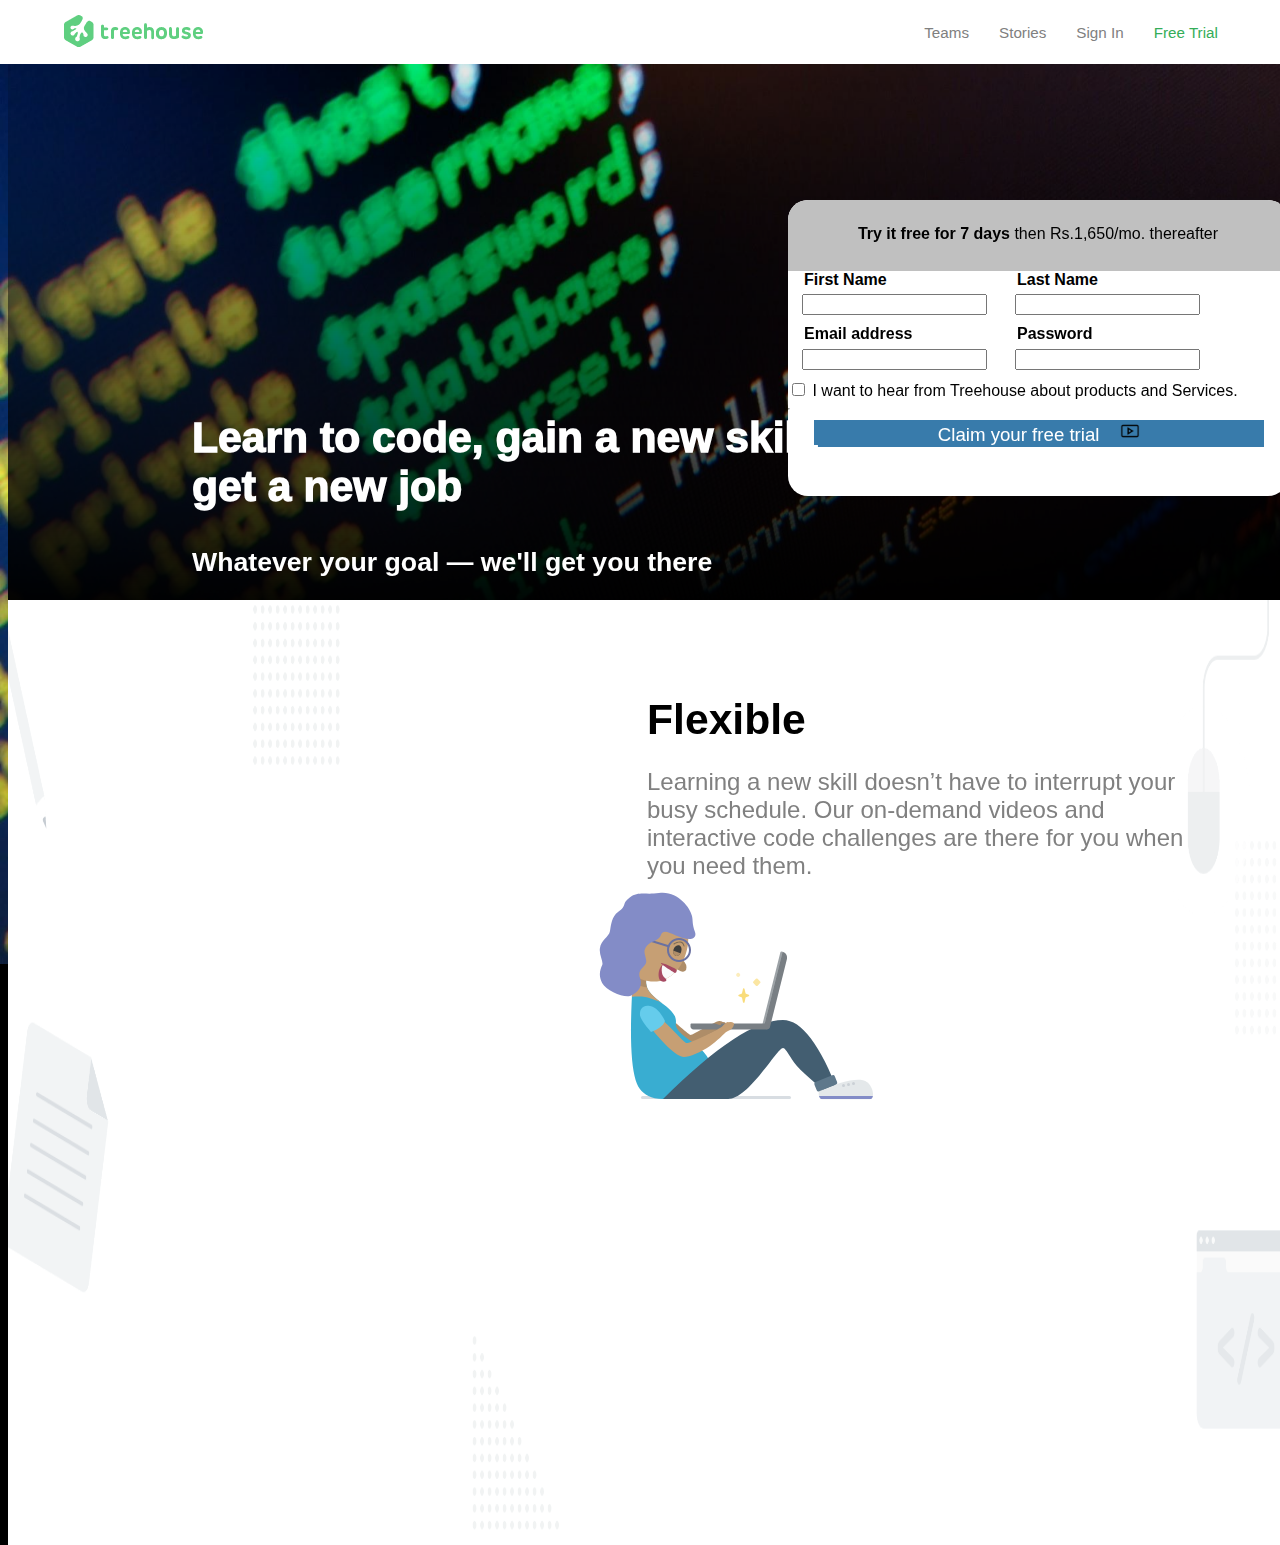
<file: index.htm>
<!DOCTYPE html>
<html>
<head>
    <title>Start Learning at Treehouse for Free</title>
    <link rel="favorite icon" href="favicon.png">
    <link rel="stylesheet" href="style.css">
    <meta name="viewport" content="width=device-width; initial-scale=1.0">
</head>
<body>
    <div id="header">
        <a id="header_logo" href="#"><img src="logo.png"></a>
        <a class="header_box" href="#">Teams</a>
        <a class="header_box" href="#">Stories</a>
        <a class="header_box" href="#">Sign In</a>
        <a class="header_box" id="header_trial" href="#">Free Trial</a>
    </div>
    <img src="back.jpg" id="bkgnd">
    <div id="firstdata">
    <div id="reg">
        <form action="#" method="POST" id="f">
            <div id="f0"><b>Try it free for 7 days</b> then Rs.1,650/mo. thereafter</div>
            <div><fieldset id="f1">
                <legend><b>First Name</b></legend>
                <input type="text" name="fn">
            </fieldset>
            <fieldset id="f1">
                <legend><b>Last Name</b></legend>
                <input type="text" name="ln">
            </fieldset></div>
            <div><fieldset id="f3">
                <legend><b>Email address</b></legend>
                <input type="email" name="mail">
            </fieldset>
            <fieldset id="f4">
                <legend><b>Password</b></legend>
                <input type="password" name="pwd">
            </fieldset></div>
            <br><br><br>
            <div id="f5">
                <input type="checkbox" name="chk"> I want to hear from Treehouse about products and Services.
            </div>
            <br><br><br><hr>
            <div>
                <button id="f6">Claim your free trial &nbsp &nbsp<img src="[data-uri]"></button>
            </div>
        </form>
    </div>
    <div id="taglines">
        <h2>Learn to code, gain a new skill, <br> get a new job</h>
        <h3>Whatever your goal &#8212 we'll get you there</h3>
        <table>
            <tr>
                <td><h3>300+</h3> &nbsp &nbsp &nbsp <span> &nbsp &nbsp &nbsp courses</span></td>
                <td><h3>278</h3>  &nbsp &nbsp &nbsp <span> &nbsp &nbsp &nbsp workshops</span></td>
                <td><h3>23</h3>  &nbsp &nbsp &nbsp <span> &nbsp &nbsp &nbsp topics</span></td>
                <td><h3>50k+</h3>  &nbsp &nbsp &nbsp <span> &nbsp &nbsp &nbsp students</span></td>
            </tr>
        </table>
    </div>
    </div>    
    <div id="seconddata">
         <iframe id="video" width="551" height="413" src="https://www.youtube.com/embed/71-uz9FGxxk" frameborder="0" allow="autoplay; encrypted-media" allowfullscreen></iframe>
         <div id="coder_img">
            <svg xmlns="http://www.w3.org/2000/svg" xmlns:xlink="http://www.w3.org/1999/xlink" width="274" height="208" viewBox="0 0 274 208">
  <defs>
    <path id="coder-a" d="M96.1032258,5.23056509 C100.107527,67.1114398 97.7716846,103.707656 89.0956989,115.019214 C85.0221554,120.33021 78.083871,125 66.0709677,125 C66.0709677,125 44.0473118,125 0,125 L17.0182796,97.0537985 C17.1718353,86.7662293 24.1793622,76.7854431 38.0408602,67.1114398 C50.412812,58.4769977 52,55 53,52 C53.7276655,49.8170035 52,48 54.0602151,42.1633169 C61.0677419,28.1902162 88.0946237,22.1979017 82.088172,2.23632922 C80.9534843,-1.53464129 85.6251689,-0.536562663 96.1032258,5.23056509 Z"></path>
    <path id="coder-c" d="M4,20.2352941 C-1.83933518,20.2352941 1,3.23529412 11,1.23529412 C21,-0.764705882 36,4 55,12.2352941 C56,14 55,20.2352941 52,20.2352941 C49,20.2352941 6,20.2352941 4,20.2352941 Z"></path>
    <path id="coder-e" d="M33.9865057,80.7614202 C55.4865057,80.7614202 66.9593944,61.3493198 66.9593944,39.5340722 C66.9593944,17.7188246 51.9609335,0.0340721689 33.4593944,0.0340721689 C14.9578553,0.0340721689 0.95939437,17.7188246 0.95939437,39.5340722 C0.95939437,61.3493198 12.4865057,80.7614202 33.9865057,80.7614202 Z"></path>
    <ellipse id="coder-g" cx="4.072" cy="5.749" rx="4" ry="5.5"></ellipse>
  </defs>
  <g fill="none" fill-rule="evenodd" transform="matrix(-1 0 0 1 275 -10)">
    <rect width="150" height="3" x="83" y="214" fill="#D8DDE2" rx="1.5" transform="matrix(-1 0 0 1 316 0)"></rect>
    <path fill="#AE8D68" d="M220.546398,121 C197.091327,142.333333 184.697124,153 183.363791,153 C181.363791,153 158,139 155,139 C152,139 152,140 151,140 C145.254882,140 149,146 153,147 C157,148 181,162 186,161 C189.333333,160.333333 200.848799,151 220.546398,133 L220.546398,121 Z"></path>
    <g transform="translate(145 92)">
      <mask id="coder-b" fill="#fff">
        <use xlink:href="#coder-a"></use>
      </mask>
      <use fill="#39ADD1" xlink:href="#coder-a"></use>
      <path fill="#C69F74" d="M77,7 C77,7 97,2 98,2 C98.6666667,2 98.6666667,9 98,23 C92.6666667,22.3333333 88,22.3333333 84,23 C80,23.6666667 73.3333333,26 64,30 C72.6666667,14.6666667 77,7 77,7 Z" mask="url(#coder-b)"></path>
      <path fill="#8E7558" d="M72,4 L97,-2 L97,9 C85,13.6666667 76.6666667,15 72,13 C69.3379167,11.8591071 69.3379167,8.85910714 72,4 Z" mask="url(#coder-b)" opacity=".416"></path>
    </g>
    <path fill="#435E71" d="M211,217 C157.91507,164.333333 117.91507,138 91,138 C72.3333333,138 53.6666667,162.666667 35,212 L45,212 C65,196.666667 77.3333333,185.166667 82,177.5 C86.0425178,170.858721 89,166 91,166 C97,166 125,217 146,217 C179.221905,217 200.888571,217 211,217 Z"></path>
    <g transform="translate(0 197)">
      <mask id="coder-d" fill="#fff">
        <use xlink:href="#coder-c"></use>
      </mask>
      <use fill="#E4E8EA" xlink:href="#coder-c"></use>
      <rect width="54" height="3" x="1" y="17" fill="#838CC7" mask="url(#coder-d)"></rect>
      <circle cx="20.5" cy="4.5" r="1.5" fill="#C6CCD2" mask="url(#coder-d)" opacity=".832"></circle>
      <circle cx="25.5" cy="5.5" r="1.5" fill="#C6CCD2" mask="url(#coder-d)" opacity=".832"></circle>
      <circle cx="30.5" cy="6.5" r="1.5" fill="#C6CCD2" mask="url(#coder-d)" opacity=".832"></circle>
    </g>
    <g transform="rotate(-14 332.908 -313.006)">
      <polygon fill="#9CA2A6" points="5.528 .1 6.498 .342 6.545 74.558 5.333 75.286"></polygon>
      <path fill="#797F84" d="M6,-2.84217094e-14 L6,76 C6,77.6568542 4.65685425,79 3,79 L3,79 C1.34314575,79 -2.41183085e-16,77.6568542 -4.4408921e-16,76 L0,6 C-4.05812251e-16,2.6862915 2.6862915,-2.78129911e-14 6,-2.84217094e-14 Z"></path>
      <path fill="#9CA2A6" d="M6,-7.10542736e-14 L7,-7.10542736e-14 C7.55228475,-7.11557266e-14 8,0.44771525 8,1 L8,78 C8,78.5522847 7.55228475,79 7,79 L7,79 C6.44771525,79 6,78.5522847 6,78 L6,-7.10542736e-14 Z"></path>
    </g>
    <path fill="#797F84" d="M144,105 L144,105 C145.656854,105 147,106.343146 147,108 L147,183 C147,183.552285 146.552285,184 146,184 L144,184 C142.343146,184 141,182.656854 141,181 L141,108 C141,106.343146 142.343146,105 144,105 Z" transform="rotate(-90 144 144.5)"></path>
    <ellipse cx="193.5" cy="83" fill="#AE8D68" rx="7.5" ry="5" transform="rotate(-54 193.5 83)"></ellipse>
    <g transform="translate(140)">
      <g transform="rotate(-10 109.577 -173.803)">
        <g transform="translate(5 10)">
          <mask id="coder-f" fill="#fff">
            <use xlink:href="#coder-e"></use>
          </mask>
          <use fill="#C69F74" xlink:href="#coder-e"></use>
          <path fill="#F9FAFA" d="M8.85929533,67.7781083 L22.1664084,61.4149657 C23.8104253,67.4480039 22.6717979,71.9858906 18.7505261,75.0286261 C14.8292544,78.0713616 11.5321775,75.6545223 8.85929533,67.7781083 Z" mask="url(#coder-f)"></path>
        </g>
        <polygon fill="#6A71A1" fill-rule="nonzero" points="24.546 55.948 24.026 54.017 51.957 46.497 52.477 48.428" transform="rotate(8 38.251 51.222)"></polygon>
        <path fill="#838CC7" d="M4.91780349,42.1062711 C2.40158721,41.6625943 -1.36454756,38.7041478 1.20930197,34.344376 C5.55291065,26.9868585 4.94209607,24.1083964 6.94209607,19.1083964 C10.1958545,10.9740004 25.8976979,-3.55395449 43.43466,2.18820799 C56.8746722,6.58889798 63.9537473,3.75051636 71.450486,11.6851202 C78.9472247,19.619724 71.8799222,19.3889945 80.5124625,28.0191306 C85.7960786,33.3012752 85.1486905,42.0371686 85.0916092,48.1196633 C85.0341599,54.2413698 92.5219022,58.5325257 92.0179037,67.1496141 C91.5821626,74.5996736 85.8947892,79.2397964 86.8947892,83.2397964 C87.8947892,87.2397964 89.2687824,93.5349826 83.8166079,100.69703 C78.3644334,107.859077 59.6698727,111.670708 54.1083225,108.659204 C48.5467724,105.647699 42.1478187,98.0688428 47.3859122,89.1961824 C51.7295209,81.8386649 45.0840473,78.6578875 44.0817884,73.382177 C43.3738079,69.6554953 48.7726934,64.055044 47.4976706,59.7685166 C44.3101136,49.0521982 35.7370589,51.6022438 34.1503742,42.7230105 C32.5636896,33.8437771 17.7203043,44.3636974 4.91780349,42.1062711 Z"></path>
      </g>
      <path fill="#C69F74" d="M92,135 C71.3333333,161.666667 57.3333333,175 50,175 C44.6927191,175 32.8053024,170.289502 24,164 C17,159 9.64134475,151.681429 9,151 C8.26043391,150.214211 6,149 4,148 C0.835561754,146.417781 -1.74008505e-14,142.612238 0,142 C2.83577153e-14,141 1,140 3,140 C5,140 6.24957984,140.74986 7,141 C8.63761705,141.545872 10.3140329,143.941896 14,146 C15.0506467,146.586641 17.6691167,148.334558 19,149 C25,152 45,162 48,161 C51,160 84,122 89,125 C92.3333333,127 93.3333333,130.333333 92,135 Z"></path>
      <path fill="#65CCEC" d="M69,139 C69.6666667,141.17863 71.3333333,143.267945 74,145.267945 C76.6666667,147.267945 79.6666667,148.845297 83,150 C89.9457287,142.075335 93.6123954,136.497984 94,133.267945 C94.5814069,128.422887 92.227173,122.417851 84,124 C78.515218,125.054766 73.515218,130.054766 69,139 Z"></path>
    </g>
    <g transform="rotate(-20 278.397 -508.91)">
      <mask id="coder-h" fill="#fff">
        <use xlink:href="#coder-g"></use>
      </mask>
      <use fill="#3D3D3D" xlink:href="#coder-g"></use>
      <polygon fill="#AE8D68" points="-3.27 7.189 11.763 7.189 4.247 18.189" mask="url(#coder-h)"></polygon>
    </g>
    <path fill="#A74A63" d="M198.168697,89.6923904 C197.246721,89.6923904 195.605434,87.156709 198.703143,85.5600359 C201.800851,83.9633627 213.254758,81.7100786 213.819568,82.5474445 C214.610386,83.7198807 198.168697,89.6923904 198.168697,89.6923904 Z" transform="rotate(-11 205.374 86.03)"></path>
    <path fill="#3D3D3D" fill-rule="nonzero" d="M190.485071,64.1212678 C190.418097,64.3891653 190.14663,64.5520456 189.878732,64.4850713 C189.610835,64.4180969 189.447954,64.1466296 189.514929,63.8787322 C190.232289,61.009292 191.741581,59.5 194,59.5 C196.103948,59.5 198.198828,60.1982935 200.27735,61.5839749 C200.507114,61.7371511 200.569201,62.0475858 200.416025,62.2773501 C200.262849,62.5071144 199.952414,62.5692014 199.72265,62.4160251 C197.801172,61.1350398 195.896052,60.5 194,60.5 C192.258419,60.5 191.101045,61.6573747 190.485071,64.1212678 Z" opacity=".55"></path>
    <path fill="#6A71A1" fill-rule="nonzero" d="M195,80 C188.372583,80 183,74.627417 183,68 C183,61.372583 188.372583,56 195,56 C201.627417,56 207,61.372583 207,68 C207,74.627417 201.627417,80 195,80 Z M195,78 C200.522847,78 205,73.5228475 205,68 C205,62.4771525 200.522847,58 195,58 C189.477153,58 185,62.4771525 185,68 C185,73.5228475 189.477153,78 195,78 Z"></path>
    <rect width="22" height="10" x="37.214" y="196.331" fill="#5E788B" rx="2" transform="rotate(22 48.214 201.33)"></rect>
    <path fill="#A74A63" d="M211,82 C212.333333,84.6666667 212.666667,87.6666667 212,91 C211.390532,94.0473391 209.944702,95.0552978 209,96 C208,97 207,98 208,99 C208.931223,99.9312234 211.488173,100 213,99 C215.637858,97.2551848 215.779174,92.1166953 215,89 C214.333333,86.3333333 213,84 211,82 Z"></path>
    <path fill="#C69F74" d="M151.577639,145.528199 C149.465252,141.818746 147.750599,139.85973 146.433682,139.651151 C145.502284,139.503632 145.271474,140.319293 145.289559,140.482404 C145.372702,141.232292 146.808066,142.67155 149.595653,144.800179 L151.577639,145.528199 Z" transform="rotate(-9 148.433 142.58)"></path>
    <path fill="#AE8D68" d="M159,141 C156.958333,142.333333 155.291667,143 154,143 C152.0625,143 153,141 154,141 C155,141 154.265023,140.730105 156,141 C156.661205,141.102858 157.661205,141.102858 159,141 Z"></path>
    <g fill="#F9DC7A" transform="translate(113 90)">
      <path d="M16.8339985,26.397471 L14.2760182,27.6167365 C13.8721953,27.8092194 13.388794,27.6378944 13.1963111,27.2340715 C13.0912003,27.0135524 13.0912271,26.7573734 13.1963841,26.5368763 L14.4156755,23.9802199 C14.5355228,23.7289196 14.5179076,23.4336796 14.3690298,23.1984125 L12.0051967,19.4629184 C11.7659838,19.0848975 11.8785099,18.5845307 12.2565308,18.3453178 C12.5209711,18.1779791 12.8581496,18.177938 13.1226306,18.3452123 L16.8597286,20.7087862 C17.0949217,20.857537 17.3900086,20.875138 17.6412162,20.7553995 L20.1991965,19.536134 C20.6030194,19.3436511 21.0864207,19.5149761 21.2789036,19.918799 C21.3840144,20.1393182 21.3839876,20.3954971 21.2788306,20.6159942 L20.0595391,23.1726506 C19.9396919,23.4239509 19.9573071,23.719191 20.1061849,23.954458 L22.470018,27.6899521 C22.7092309,28.067973 22.5967048,28.5683398 22.2186839,28.8075527 C21.9542436,28.9748914 21.6170651,28.9749325 21.3525841,28.8076582 L17.6154861,26.4440843 C17.380293,26.2953335 17.0852061,26.2777325 16.8339985,26.397471 Z" transform="rotate(45 17.238 23.576)"></path>
      <rect width="4" height="4" x="20.828" y=".828" opacity=".5" rx="2" transform="rotate(-45 22.828 2.828)"></rect>
      <rect width="6" height="6" x="1.243" y="7.243" opacity=".7" rx="1.215" transform="rotate(-45 4.243 10.243)"></rect>
    </g>
  </g>
</svg>
    </div>
         <div id="flexible">
            <h3>Flexible</h3>
            <p>Learning a new skill doesn’t have to interrupt your <br>busy schedule. Our on-demand videos and <br>interactive code challenges are there for you when <br>you need them.</p>
         </div>
    </div>
    
    
    
    
    
    
    
    
    
    
    
    
    
    
    
    <script src="script.js"></script>
    <script>for (var i = 0; i < 1000; i++){ document.getElementById("test").innerHTML += "Lorel Ipsum<br>";}</script>
</body>
</html>
</file>
<file: style.css>
body{
    background-color: black;
    font-family: Helvetica;    
}

#header{
    background-color: white;
    width: 100vw;
    height: 5vw;
    margin-top: 0vw;
    z-index: 9;
    position: fixed;
    top: 0vw;
    left: 0vw;
    padding-top: auto;
}

#header_logo{
    margin-left: 5vw;
    margin-right: 55vw;
    position: relative;
    top: 1.2vw;
}

#h{
    z-index: 1;
    position: absolute;
    top: 0px;
}

.header_box{
    color: grey;
    font-style: bold;
    text-decoration-line: none;
    font-weight: 500;
    font-size: 0.95rem;
    margin-left: 1vw;
    margin-right: 1vw;
    position: relative;
    top: 0.5vw;
    transition: color 300ms ease;
    transition: border 500ms ease;
}
.header_box:hover{
    color: black;
}

#header_trial{
    color: rgb(52, 173, 88);
    transition: color 500ms ease;
}
#header_trial:hover{
    color: #0b6b27;
}

.header_box1{
    border-width: 1px;
    border-color: rgb(52, 173, 88);
    border-style: solid;
    padding: 0.5vw 0.5vw 0.5vw 0.5vw;
    font-style: bold;
    text-decoration-line: none;
    font-weight: 500;
    font-size: 0.95rem;
    margin-left: 1vw;
    margin-right: 1vw;
    position: relative;
    top: 0.5vw;
    transition: color 300ms ease;
    transition: background-color 300ms ease. border 300ms ease;
}
.header_box1:hover{
    color: white !important;
    background-color: rgb(52, 173, 88);
}

#bkgnd{
    z-index: -20;
    width: 100vw;
    height: 100vh;
    position: fixed;
    top: 5vw;
    left: 0vw;
    margin: 0px 0px 0px 0px;
    padding: 0px 0px 0px 0px;
}

#reg{
    position: absolute;
    top: 20vh;
    left: 60vw;
    height: 370px;
    width: 500px;
    border-radius: 20px;
    padding: 20px;
    border-collapse: separate;
    perspective: 1px;
}
#f{
    background-color: white;
    height: 80%;
    width: 100%;
    position: auto;
    border-radius: 20px;
}

fieldset{
    border: none;
    float: left;
}

#f0{
    background-color:rgb(192,192,192);
    height: 7%;
    width: 100%;
    display: block;
    text-align: center;
    padding-top: 5%;
    padding-bottom: 5%;
    border-top-left-radius: 20px;
    border-top-right-radius: 20px;
}
#f>hr{
    color: #eae3e3;
    float: left;
    clear: both;
}
#f5{
    float: left;
    clear: none;
}

#seconddata{
    background-color: white;
    background-image: url("back2.png");
    background-repeat: no-repeat;
    background-size: 100% 100%;
    position: absolute;
    top: 600px;
    width: 100%;
    height: 105vh;
}

#f6{
    display: block;
    cursor: pointer;
    width: 90%;
    height: 30%;
    margin-left: auto;
    margin-right: auto;
    background-color: #387bab;
    color: white;
    text-decoration: bold;
    font-size: 14pt;
    transition: background-color 300ms ease;
    position: relative;
    bottom: -20px;
    border: none;
    padding: none;
}
#f6>img{
    display: inline;
    height: 20px;
    width: 20px;
}
#f6:hover{
    background-color: #063f68;
}

#taglines{
    color: white;
    position: absolute;
    top: 42vh;
    left: 15vw;
}
#taglines>h2{
    font-size: 32pt;
    font-weight: 1000;
}
#taglines>h3{
    font-size: 20pt;
}
#taglines table{
    float: left;
    clear: none;
    width: 60vw;
    position: absolute;
    top: 280px;
    left: inherit;
}
table h3{
    float: left;
    clear: both;
    font-size: 30pt;
    margin: 0px;
    padding: 0px;
    display: inline;
}

#firstdata{
    background-image: linear-gradient(rgba(0, 0, 0, 0), rgba(0, 0, 0, 1));
    height: 610px;
    width: 100vw;    
}

td>span{
    position: relative;
    bottom: 0%;
    display: block;
    font-size: 12pt;
}

#video{
    height: 400px;
    width: 500px;
    position: relative;
    top: 100px;
    left: 100px;
}

#coder_img{
    position: relative;
    top: -112px;
    left: 591px;
    z-index: 999;
}

#flexible{
    position: relative;
    top: -521px;
    left: 639px;
}

#flexible > h3{
    font-size: 32pt;
    margin: 0pt;
}

#flexible > p{
    color: grey;
    font-size: 18pt;
}
</file>
